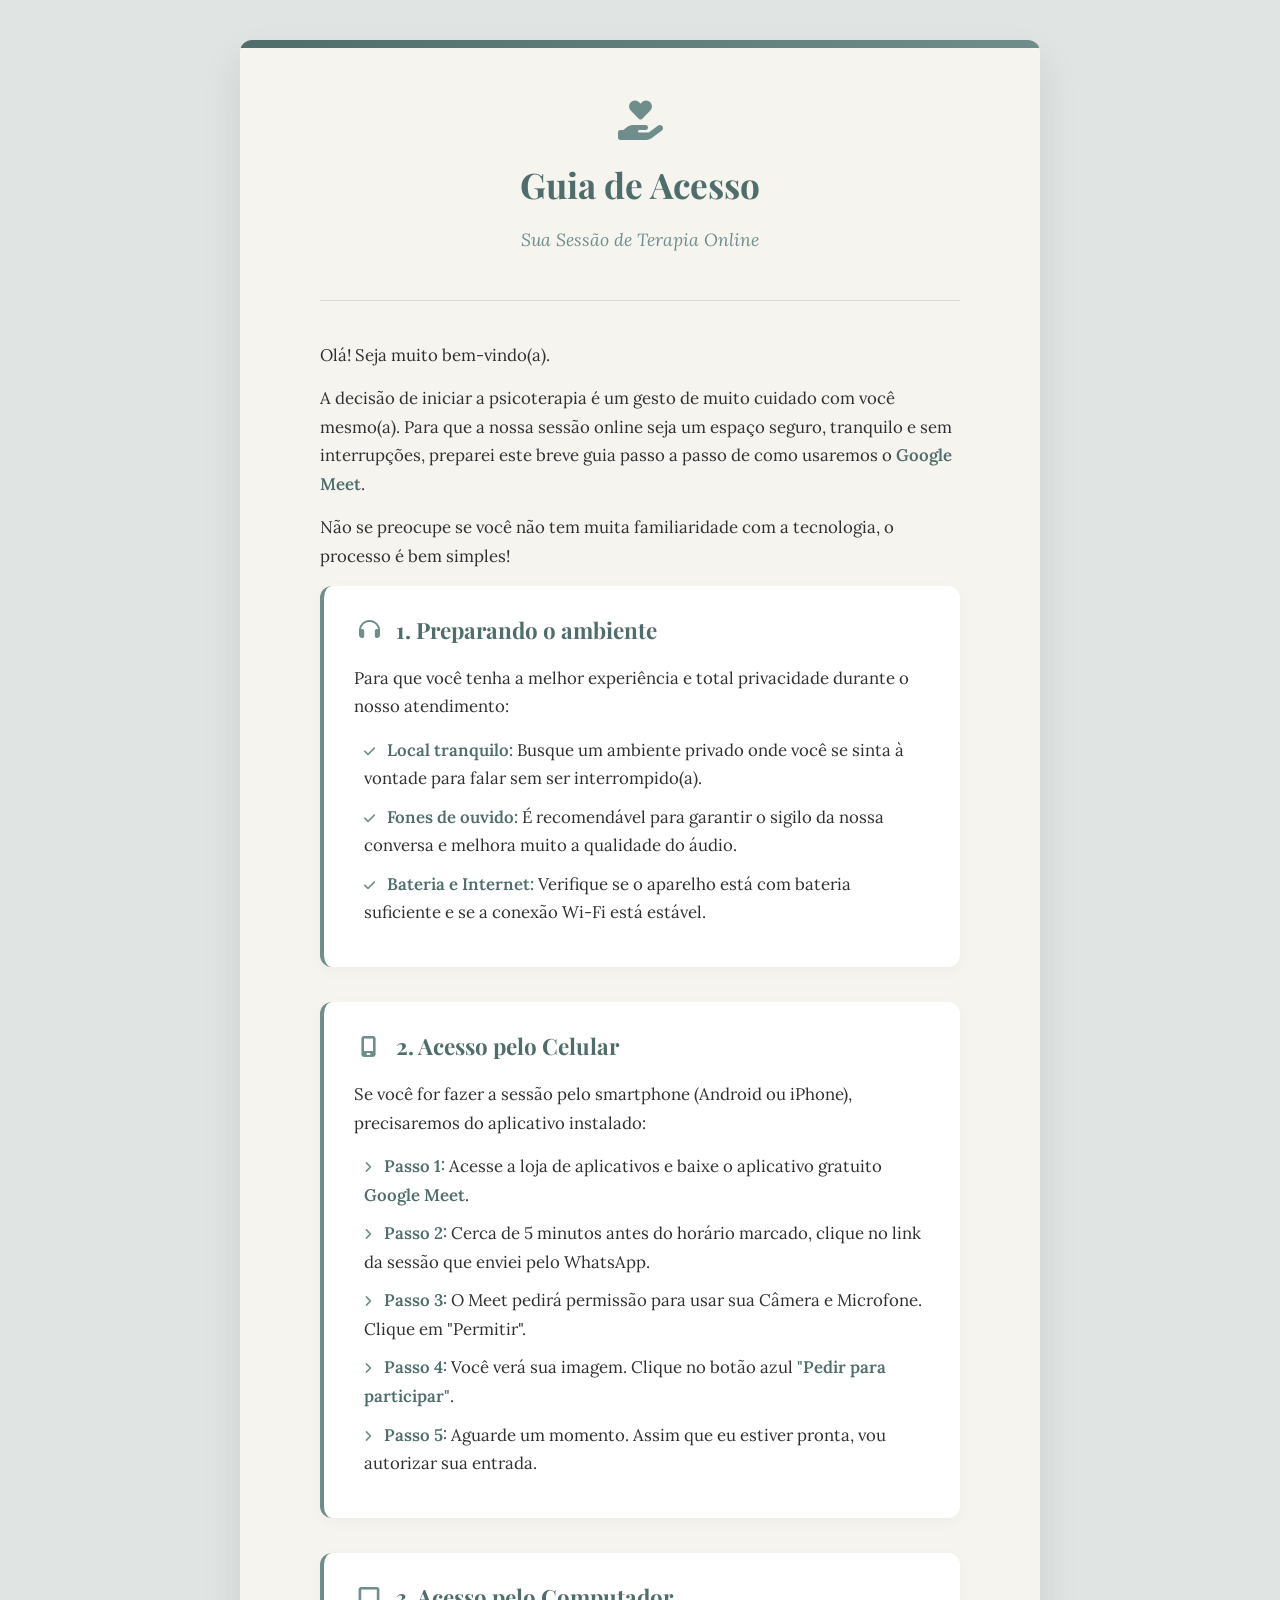
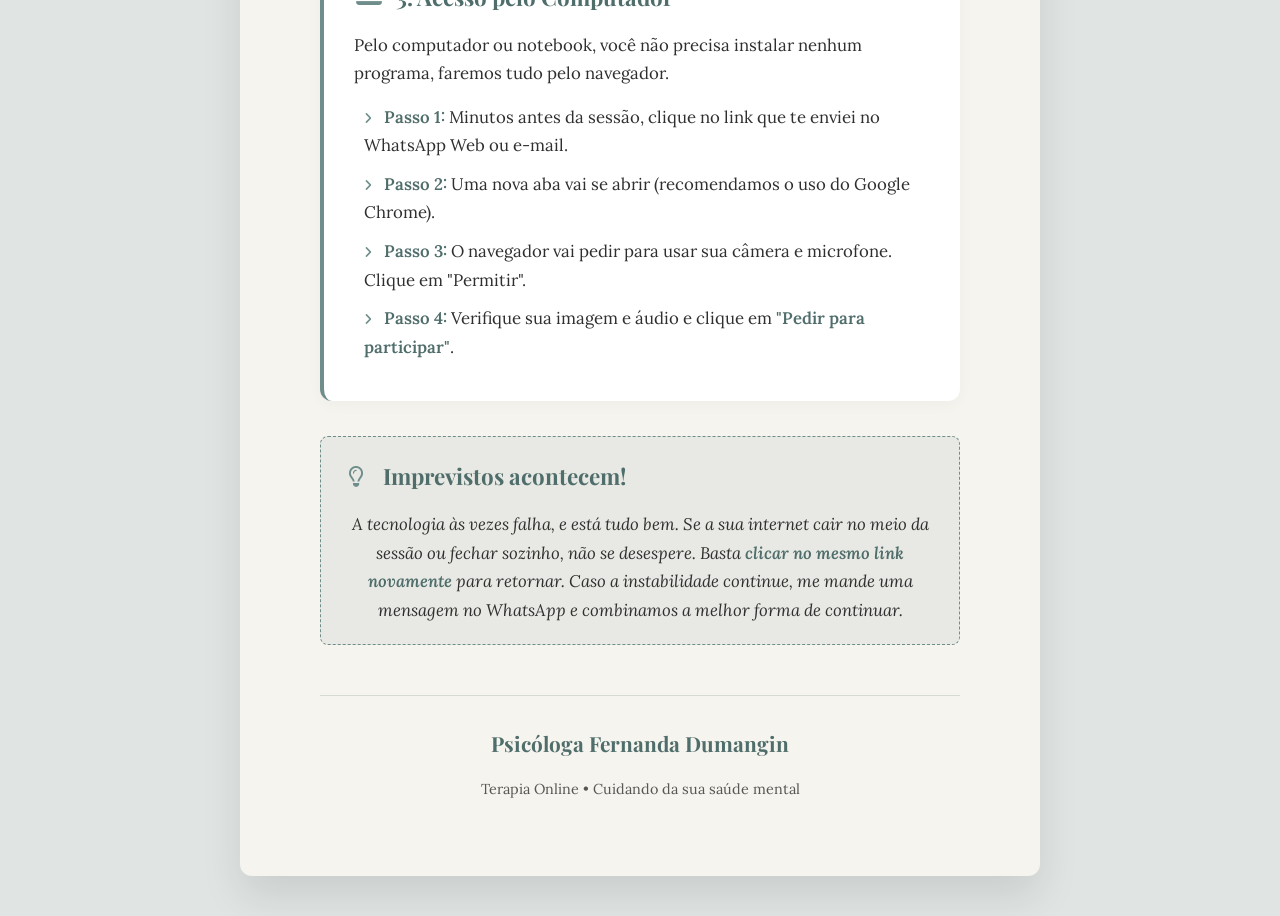
<file: guia_de_acesso.html>
<!DOCTYPE html>
<html lang="pt-BR">
<head>
    <meta charset="UTF-8">
    <meta name="viewport" content="width=device-width, initial-scale=1.0">
    <title>Guia de Acesso - Terapia Online</title>
    <!-- Fontes do site da Fernanda -->
    <link rel="preconnect" href="https://fonts.googleapis.com">
    <link rel="preconnect" href="https://fonts.gstatic.com" crossorigin>
    <link href="https://fonts.googleapis.com/css2?family=Lora:ital,wght@0,400;0,500;1,400&family=Playfair+Display:ital,wght@0,600;0,700;1,600&display=swap" rel="stylesheet">
    <!-- Ícones -->
    <link rel="stylesheet" href="https://cdnjs.cloudflare.com/ajax/libs/font-awesome/6.4.0/css/all.min.css">
    
    <style>
        :root {
            --primary: #6F8E8B;        /* Verde sálvia */
            --secondary: #4F6D6A;      /* Verde profundo */
            --bg-light: #F6F4EF;       /* Off-white quente */
            --accent: #D9CFC1;         /* Areia */
            --text-color: #2F2F2F;     /* Grafite */
            --white: #FFFFFF;
        }

        * {
            margin: 0;
            padding: 0;
            box-sizing: border-box;
            /* Comando mágico que obriga o navegador a imprimir/salvar PDF com as cores de fundo */
            -webkit-print-color-adjust: exact !important;
            print-color-adjust: exact !important;
        }

        body {
            background-color: #e0e5e4; /* Fundo escuro atrás do "papel" */
            font-family: 'Lora', serif;
            color: var(--text-color);
            line-height: 1.7;
            padding: 40px 20px;
            display: flex;
            justify-content: center;
        }

        /* O formato da folha A4 */
        .a4-document {
            background-color: var(--bg-light); /* Off-white do site */
            width: 100%;
            max-width: 800px;
            padding: 60px 80px;
            border-radius: 12px;
            box-shadow: 0 20px 40px rgba(0,0,0,0.1);
            position: relative;
            overflow: hidden;
        }

        /* Detalhe de design no topo */
        .top-accent {
            position: absolute;
            top: 0;
            left: 0;
            width: 100%;
            height: 8px;
            background: linear-gradient(90deg, var(--secondary), var(--primary));
        }

        /* Cabeçalho */
        header {
            text-align: center;
            margin-bottom: 40px;
            padding-bottom: 30px;
            border-bottom: 1px solid rgba(79, 109, 106, 0.2);
        }

        .logo-icon {
            font-size: 2.5rem;
            color: var(--primary);
            margin-bottom: 15px;
        }

        h1 {
            font-family: 'Playfair Display', serif;
            color: var(--secondary);
            font-size: 2.2rem;
            margin-bottom: 10px;
        }

        .subtitle {
            font-size: 1.1rem;
            color: var(--primary);
            font-style: italic;
        }

        /* Seções */
        section {
            margin-bottom: 35px;
            background-color: var(--white);
            padding: 25px 30px;
            border-radius: 12px;
            border-left: 4px solid var(--primary);
            box-shadow: 0 4px 15px rgba(0,0,0,0.03);
        }

        h2 {
            font-family: 'Playfair Display', serif;
            color: var(--secondary);
            font-size: 1.4rem;
            margin-bottom: 15px;
            display: flex;
            align-items: center;
            gap: 12px;
        }

        h2 i {
            color: var(--primary);
            font-size: 1.3rem;
            width: 30px;
            text-align: center;
        }

        p {
            margin-bottom: 15px;
            font-size: 1.05rem;
        }

        ul {
            list-style-position: inside;
            margin-bottom: 15px;
            padding-left: 10px;
        }

        li {
            margin-bottom: 10px;
            font-size: 1.05rem;
        }

        li i {
            color: var(--primary);
            font-size: 0.8rem;
            margin-right: 8px;
        }

        /* Destaques (Tags e botões falsos) */
        strong {
            color: var(--secondary);
            font-weight: 600;
        }

        .highlight-box {
            background-color: rgba(111, 142, 139, 0.1);
            padding: 20px;
            border-radius: 8px;
            margin-top: 30px;
            text-align: center;
            border: 1px dashed var(--primary);
        }

        .highlight-box p {
            margin-bottom: 0;
            font-style: italic;
        }

        /* Rodapé */
        footer {
            text-align: center;
            margin-top: 50px;
            padding-top: 30px;
            border-top: 1px solid rgba(79, 109, 106, 0.2);
        }

        .footer-name {
            font-family: 'Playfair Display', serif;
            color: var(--secondary);
            font-size: 1.3rem;
            font-weight: bold;
        }

        .footer-crp {
            font-size: 0.9rem;
            color: var(--text-color);
            opacity: 0.8;
        }

        /* Ajustes para Impressão (Salvar como PDF) */
        @media print {
            @page {
                margin: 15mm 20mm; /* Define a margem branca natural do PDF */
            }
            body {
                background-color: var(--bg-light) !important; /* Pinta TODO o fundo do PDF de areia */
                padding: 0;
            }
            .a4-document {
                box-shadow: none;
                max-width: 100%;
                padding: 0;
                border-radius: 0;
                background-color: transparent !important; /* Deixa o body cuidar do fundo */
            }
            .top-accent {
                display: none; /* Esconde a barrinha absoluta para não bugar a página 2 */
            }
            header {
                border-top: 8px solid var(--primary); /* Traz a barrinha colorida para dentro do cabeçalho */
                padding-top: 35px;
                margin-bottom: 30px;
            }
            section {
                box-shadow: none;
                border: 1px solid rgba(0,0,0,0.1) !important;
                border-left: 4px solid var(--primary) !important;
                background-color: var(--white) !important; /* Mantém os cards brancos */
                break-inside: avoid;
                margin-bottom: 25px !important;
            }
            /* Removemos o empurrão do celular, o navegador alinhará perfeitamente dentro do fundo areia */
            #celular {
                margin-top: 17px !important; 
				break-before: page;
				break-inside: avoid;
				page-break-inside: avoid;
            }
            .highlight-box {
                background-color: rgba(111, 142, 139, 0.1) !important;
                border: 1px dashed var(--primary) !important;
				break-before: page;
				break-inside: avoid;
				page-break-inside: avoid;
            }
        }

        /* Ajustes para Celular (Leitura em tela) */
        @media (max-width: 768px) {
            .a4-document {
                padding: 40px 20px;
            }
            h1 {
                font-size: 1.8rem;
            }
            section {
                padding: 20px 15px;
            }
        }
    </style>
</head>
<body>

    <div class="a4-document">
        <div class="top-accent"></div>

        <header>
            <i class="fa-solid fa-hand-holding-heart logo-icon"></i>
            <h1>Guia de Acesso</h1>
            <p class="subtitle">Sua Sessão de Terapia Online</p>
        </header>

        <p>Olá! Seja muito bem-vindo(a).</p>
        <p>A decisão de iniciar a psicoterapia é um gesto de muito cuidado com você mesmo(a). Para que a nossa sessão online seja um espaço seguro, tranquilo e sem interrupções, preparei este breve guia passo a passo de como usaremos o <strong>Google Meet</strong>.</p>
        <p>Não se preocupe se você não tem muita familiaridade com a tecnologia, o processo é bem simples!</p>

        <section>
            <h2><i class="fa-solid fa-headphones"></i> 1. Preparando o ambiente</h2>
            <p>Para que você tenha a melhor experiência e total privacidade durante o nosso atendimento:</p>
            <ul style="list-style-type: none;">
                <li><i class="fa-solid fa-check"></i> <strong>Local tranquilo:</strong> Busque um ambiente privado onde você se sinta à vontade para falar sem ser interrompido(a).</li>
                <li><i class="fa-solid fa-check"></i> <strong>Fones de ouvido:</strong> É recomendável para garantir o sigilo da nossa conversa e melhora muito a qualidade do áudio.</li>
                <li><i class="fa-solid fa-check"></i> <strong>Bateria e Internet:</strong> Verifique se o aparelho está com bateria suficiente e se a conexão Wi-Fi está estável.</li>
            </ul>
        </section>

        <section id="celular">
            <h2><i class="fa-solid fa-mobile-screen"></i> 2. Acesso pelo Celular</h2>
            <p>Se você for fazer a sessão pelo smartphone (Android ou iPhone), precisaremos do aplicativo instalado:</p>
            <ul style="list-style-type: none;">
                <li><i class="fa-solid fa-angle-right"></i> <strong>Passo 1:</strong> Acesse a loja de aplicativos e baixe o aplicativo gratuito <strong>Google Meet</strong>.</li>
                <li><i class="fa-solid fa-angle-right"></i> <strong>Passo 2:</strong> Cerca de 5 minutos antes do horário marcado, clique no link da sessão que enviei pelo WhatsApp.</li>
                <li><i class="fa-solid fa-angle-right"></i> <strong>Passo 3:</strong> O Meet pedirá permissão para usar sua Câmera e Microfone. Clique em "Permitir".</li>
                <li><i class="fa-solid fa-angle-right"></i> <strong>Passo 4:</strong> Você verá sua imagem. Clique no botão azul <strong>"Pedir para participar"</strong>.</li>
                <li><i class="fa-solid fa-angle-right"></i> <strong>Passo 5:</strong> Aguarde um momento. Assim que eu estiver pronta, vou autorizar sua entrada.</li>
            </ul>
        </section>

        <section>
            <h2><i class="fa-solid fa-laptop"></i> 3. Acesso pelo Computador</h2>
            <p>Pelo computador ou notebook, você não precisa instalar nenhum programa, faremos tudo pelo navegador.</p>
            <ul style="list-style-type: none;">
                <li><i class="fa-solid fa-angle-right"></i> <strong>Passo 1:</strong> Minutos antes da sessão, clique no link que te enviei no WhatsApp Web ou e-mail.</li>
                <li><i class="fa-solid fa-angle-right"></i> <strong>Passo 2:</strong> Uma nova aba vai se abrir (recomendamos o uso do Google Chrome).</li>
                <li><i class="fa-solid fa-angle-right"></i> <strong>Passo 3:</strong> O navegador vai pedir para usar sua câmera e microfone. Clique em "Permitir".</li>
                <li><i class="fa-solid fa-angle-right"></i> <strong>Passo 4:</strong> Verifique sua imagem e áudio e clique em <strong>"Pedir para participar"</strong>.</li>
            </ul>
        </section>

        <div class="highlight-box">
            <h2><i class="fa-regular fa-lightbulb"></i> Imprevistos acontecem!</h2>
            <p>A tecnologia às vezes falha, e está tudo bem. Se a sua internet cair no meio da sessão ou fechar sozinho, não se desespere. Basta <strong>clicar no mesmo link novamente</strong> para retornar. Caso a instabilidade continue, me mande uma mensagem no WhatsApp e combinamos a melhor forma de continuar.</p>
        </div>

        <footer>
            <p class="footer-name">Psicóloga Fernanda Dumangin</p>
            <p class="footer-crp">Terapia Online • Cuidando da sua saúde mental</p>
        </footer>

    </div>

</body>

</html>
</file>
